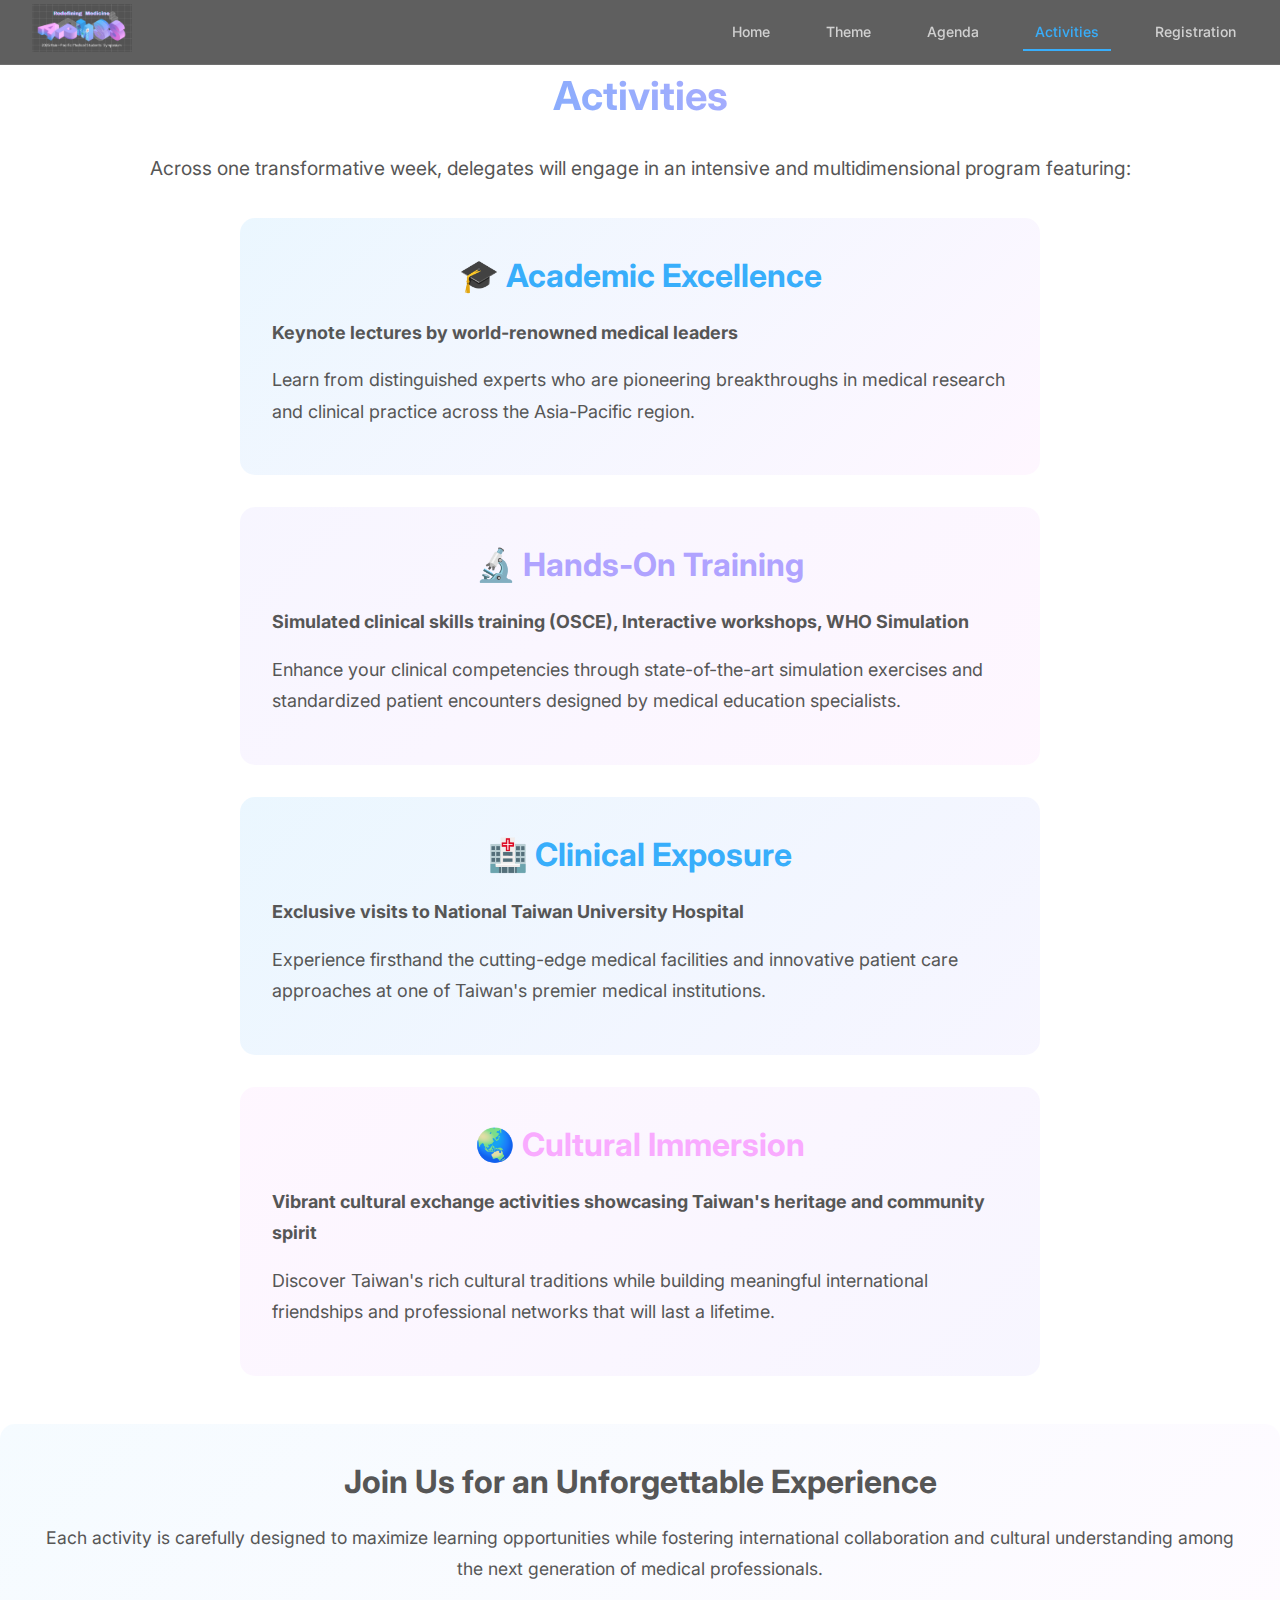
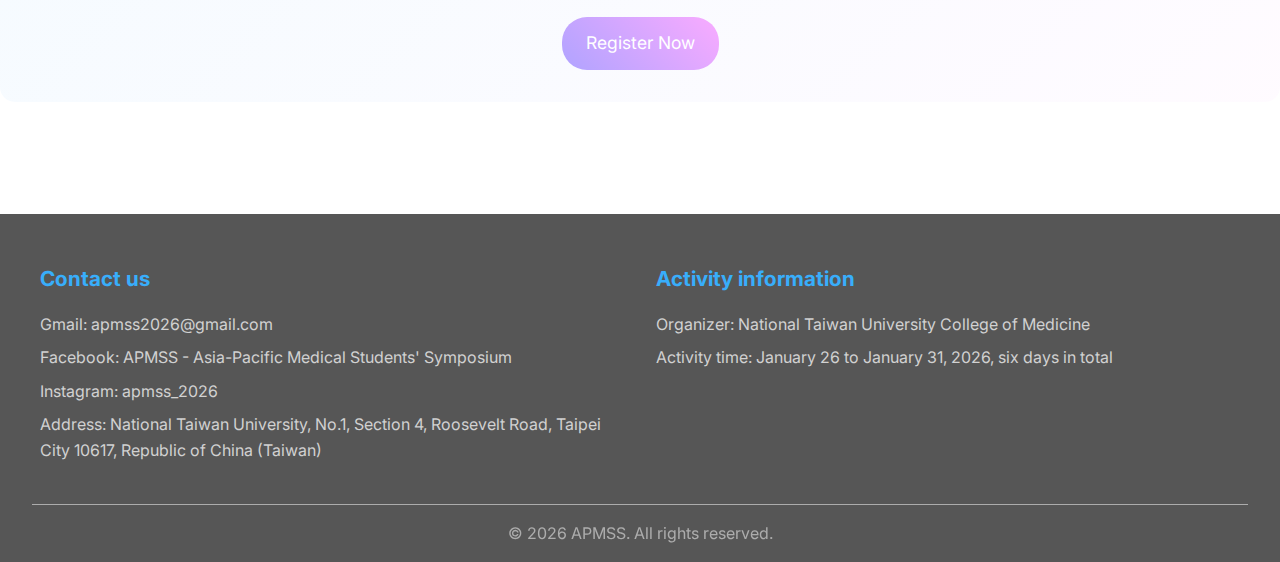
<file: activities - 複製.html>
<!DOCTYPE html>
<html lang="zh-TW">
<head>
    <meta charset="UTF-8">
    <meta name="viewport" content="width=device-width, initial-scale=1.0">
    <meta name="description" content="APMSS 2026 - Activities and Program">
    <title>APMSS 2026 - Activities</title>
    
    <!-- Google Fonts -->
    <link rel="preconnect" href="https://fonts.googleapis.com">
    <link rel="preconnect" href="https://fonts.gstatic.com" crossorigin>
    <link href="https://fonts.googleapis.com/css2?family=Inter:wght@300;400;500;600;700&display=swap" rel="stylesheet">
    
    <link rel="stylesheet" href="style.css">
</head>
<body>
    <!-- Loading Screen -->
    <div class="loading">
        <div class="spinner"></div>
    </div>

    <!-- Header -->
    <header id="header" class="header">
        <nav class="nav-container">
            <div class="nav-content">
                <div class="logo-container">
                    <img src="img/logo.png" alt="APMSS 2026 Logo" class="logo">
                </div>

                <!-- Desktop Navigation -->
                <div class="desktop-nav">
                    <a href="index.html" class="nav-button">Home</a>
                    <a href="theme.html" class="nav-button">Theme</a>
                    <a href="agenda.html" class="nav-button">Agenda</a>
                    <a href="activities.html" class="nav-button active">Activities</a>
                    <a href="registration.html" class="nav-button">Registration</a>
                </div>

                <!-- Mobile menu button -->
                <button class="mobile-menu-button" id="mobile-menu-toggle">
                    <span class="hamburger-line"></span>
                    <span class="hamburger-line"></span>
                    <span class="hamburger-line"></span>
                </button>
            </div>

            <!-- Mobile Navigation -->
            <div class="mobile-nav" id="mobile-nav">
                <a href="index.html" class="mobile-nav-button">Home</a>
                <a href="theme.html" class="mobile-nav-button">Theme</a>
                <a href="agenda.html" class="mobile-nav-button">Agenda</a>
                <a href="activities.html" class="mobile-nav-button active">Activities</a>
                <a href="registration.html" class="mobile-nav-button">Registration</a>
            </div>
        </nav>
    </header>

    <!-- Main Content -->
    <main>
        <!-- Activities Section -->
        <section class="section visible">
            <h1>Activities</h1>
            <p style="font-size: 1.2rem; text-align: center; margin-bottom: 2rem;">Across one transformative week, delegates will engage in an intensive and multidimensional program featuring:</p>
            
            <div style="max-width: 800px; margin: 0 auto;">
                <div style="background: linear-gradient(135deg, rgba(56, 174, 251, 0.1), rgba(249, 171, 255, 0.1)); padding: 2rem; border-radius: 15px; margin: 2rem 0;">
                    <h2 style="color: #38AEFB; margin-bottom: 1rem;">🎓 Academic Excellence</h2>
                    <p><strong>Keynote lectures by world-renowned medical leaders</strong></p>
                    <p>Learn from distinguished experts who are pioneering breakthroughs in medical research and clinical practice across the Asia-Pacific region.</p>
                </div>
                
                <div style="background: linear-gradient(135deg, rgba(176, 163, 255, 0.1), rgba(249, 171, 255, 0.1)); padding: 2rem; border-radius: 15px; margin: 2rem 0;">
                    <h2 style="color: #B0A3FF; margin-bottom: 1rem;">🔬 Hands-On Training</h2>
                    <p><strong>Simulated clinical skills training (OSCE), Interactive workshops, WHO Simulation</strong></p>
                    <p>Enhance your clinical competencies through state-of-the-art simulation exercises and standardized patient encounters designed by medical education specialists.</p>
                </div>
                
                <div style="background: linear-gradient(135deg, rgba(56, 174, 251, 0.1), rgba(176, 163, 255, 0.1)); padding: 2rem; border-radius: 15px; margin: 2rem 0;">
                    <h2 style="color: #38AEFB; margin-bottom: 1rem;">🏥 Clinical Exposure</h2>
                    <p><strong>Exclusive visits to National Taiwan University Hospital</strong></p>
                    <p>Experience firsthand the cutting-edge medical facilities and innovative patient care approaches at one of Taiwan's premier medical institutions.</p>
                </div>
                
                <div style="background: linear-gradient(135deg, rgba(249, 171, 255, 0.1), rgba(176, 163, 255, 0.1)); padding: 2rem; border-radius: 15px; margin: 2rem 0;">
                    <h2 style="color: #F9ABFF; margin-bottom: 1rem;">🌏 Cultural Immersion</h2>
                    <p><strong>Vibrant cultural exchange activities showcasing Taiwan's heritage and community spirit</strong></p>
                    <p>Discover Taiwan's rich cultural traditions while building meaningful international friendships and professional networks that will last a lifetime.</p>
                </div>
            </div>
            
            <div style="text-align: center; margin-top: 3rem; padding: 2rem; background: linear-gradient(135deg, rgba(56, 174, 251, 0.05), rgba(249, 171, 255, 0.05)); border-radius: 15px;">
                <h2 style="color: #565656; margin-bottom: 1rem;">Join Us for an Unforgettable Experience</h2>
                <p style="font-size: 1.1rem; margin-bottom: 2rem;">Each activity is carefully designed to maximize learning opportunities while fostering international collaboration and cultural understanding among the next generation of medical professionals.</p>
                <a href="registration.html" class="learn-more-btn">Register Now</a>
            </div>
        </section>
    </main>

    <!-- Footer -->
    <footer>
        <div class="footer-content">
            <div class="footer-section">
                <h3>Contact us</h3>
                <p>Gmail: apmss2026@gmail.com</p>
                <p>Facebook: APMSS - Asia-Pacific Medical Students' Symposium</p>
                <p>Instagram: apmss_2026</p>
                <p>Address: National Taiwan University, No.1, Section 4, Roosevelt Road, Taipei City 10617, Republic of China (Taiwan)</p>
            </div>
            <div class="footer-section">
                <h3>Activity information</h3>
                <p>Organizer: National Taiwan University College of Medicine</p>
                <p>Activity time: January 26 to January 31, 2026, six days in total</p>
            </div>
        </div>
        <div class="footer-bottom">
            <p>&copy; 2026 APMSS. All rights reserved.</p>
        </div>
    </footer>

    <script src="js/main.js"></script>
</body>
</html>
</file>
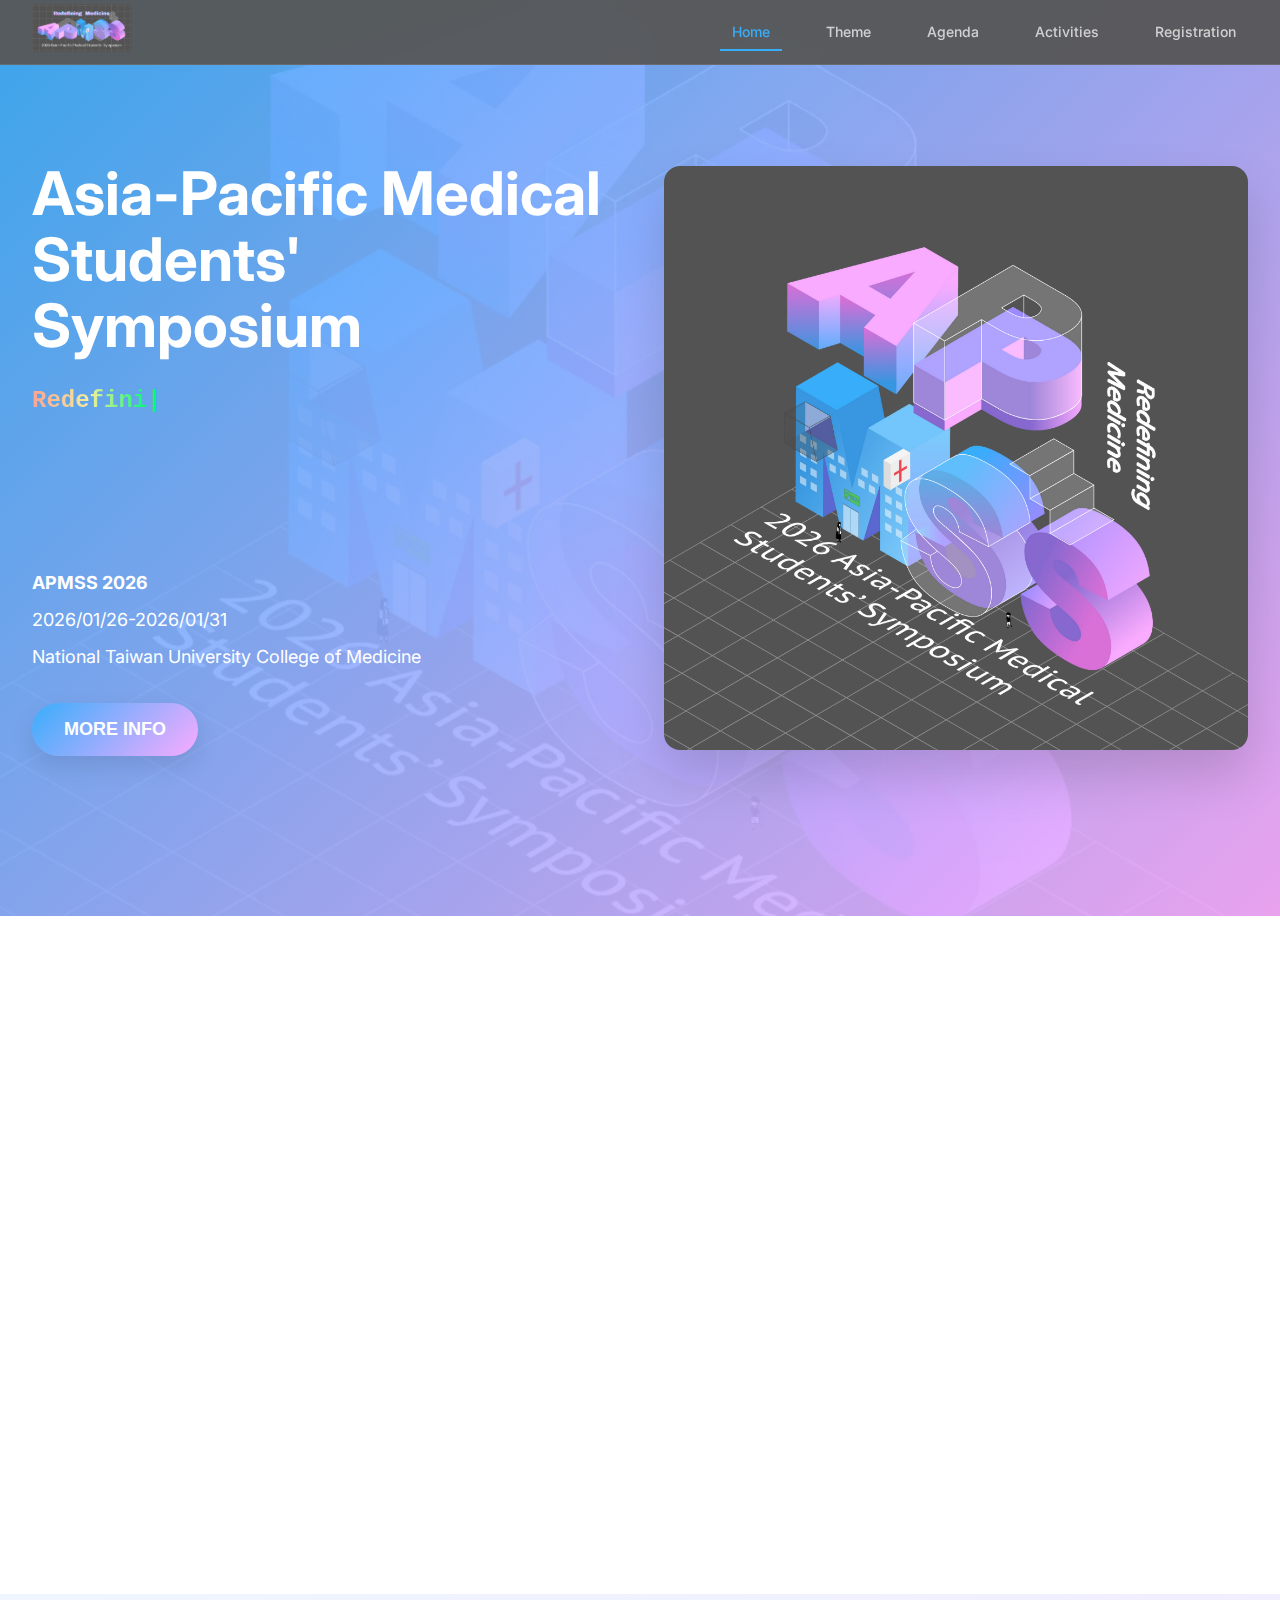
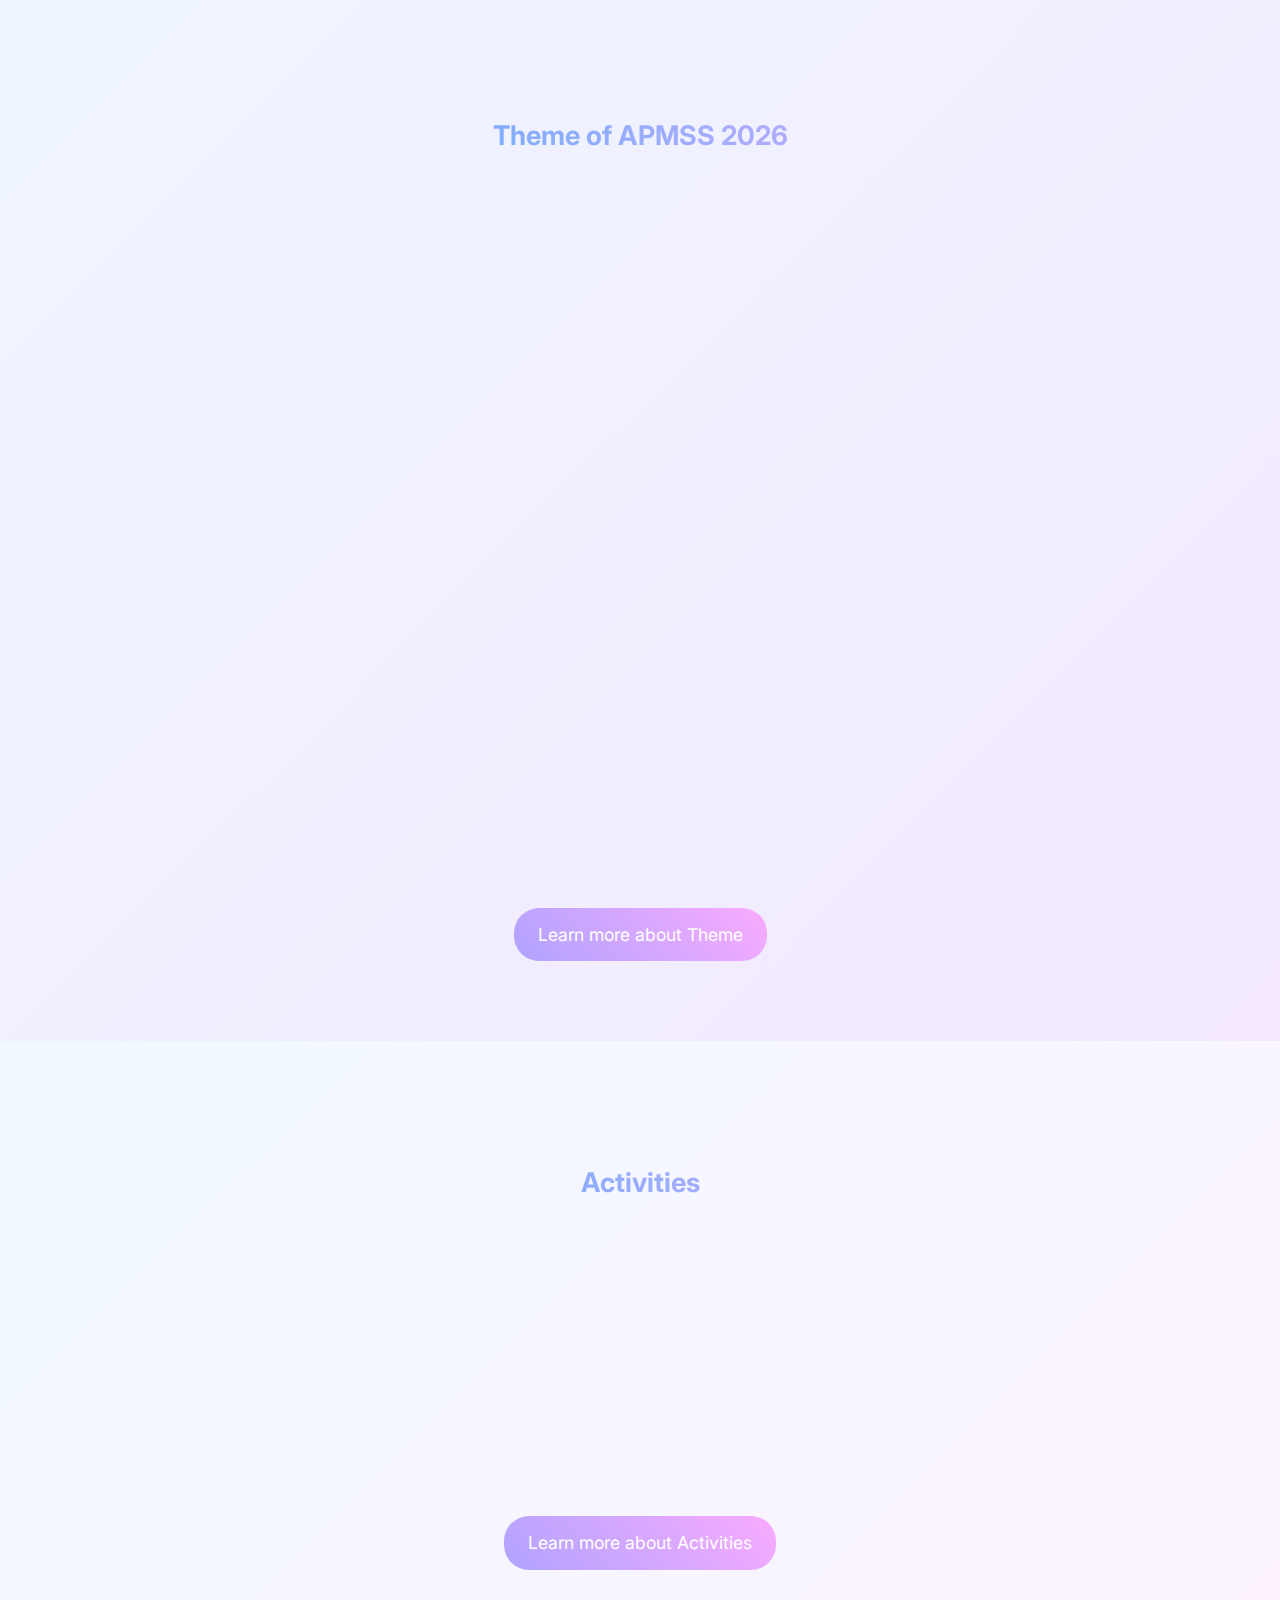
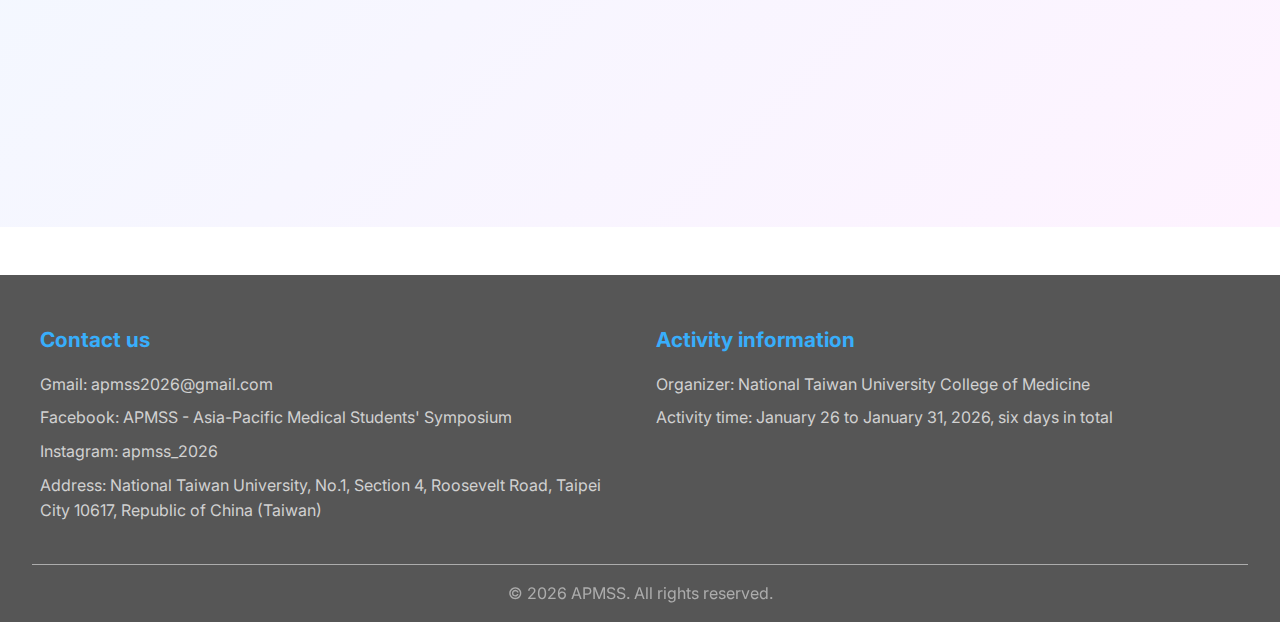
<file: index - 複製.html>
<!DOCTYPE html>
<html lang="zh-TW">
<head>
    <meta charset="UTF-8">
    <meta name="viewport" content="width=device-width, initial-scale=1.0">
    <meta name="description" content="Asia-Pacific Medical Students' Symposium 2026: Redefining Medicine - Resilience, Innovation, and Global Impact. Join us at National Taiwan University College of Medicine, January 26-31, 2026.">
    <title>APMSS 2026 - Asia-Pacific Medical Students' Symposium</title>
    
    <!-- Open Graph tags for social media -->
    <meta property="og:title" content="APMSS 2026 - Asia-Pacific Medical Students' Symposium">
    <meta property="og:description" content="Redefining Medicine: Resilience, Innovation, and Global Impact">
    <meta property="og:image" content="img/logo.png">
    <meta property="og:url" content="https://apmss2026.replit.app">
    
    <!-- Google Fonts -->
    <link rel="preconnect" href="https://fonts.googleapis.com">
    <link rel="preconnect" href="https://fonts.gstatic.com" crossorigin>
    <link href="https://fonts.googleapis.com/css2?family=Inter:wght@300;400;500;600;700&display=swap" rel="stylesheet">
    
    <link rel="stylesheet" href="style.css">
</head>
<body>
    <!-- Loading Screen -->
    <div class="loading">
        <div class="spinner"></div>
    </div>

    <!-- Header -->
    <header id="header" class="header">
        <nav class="nav-container">
            <div class="nav-content">
                <div class="logo-container">
                    <img src="img/logo.png" alt="APMSS 2026 Logo" class="logo">
                </div>

                <!-- Desktop Navigation -->
                <div class="desktop-nav">
                    <a href="index.html" class="nav-button active">Home</a>
                    <a href="theme.html" class="nav-button">Theme</a>
                    <a href="agenda.html" class="nav-button">Agenda</a>
                    <a href="activities.html" class="nav-button">Activities</a>
                    <a href="registration.html" class="nav-button">Registration</a>
                </div>

                <!-- Mobile menu button -->
                <button class="mobile-menu-button" id="mobile-menu-toggle">
                    <span class="hamburger-line"></span>
                    <span class="hamburger-line"></span>
                    <span class="hamburger-line"></span>
                </button>
            </div>

            <!-- Mobile Navigation -->
            <div class="mobile-nav" id="mobile-nav">
                <a href="index.html" class="mobile-nav-button active">Home</a>
                <a href="theme.html" class="mobile-nav-button">Theme</a>
                <a href="agenda.html" class="mobile-nav-button">Agenda</a>
                <a href="activities.html" class="mobile-nav-button">Activities</a>
                <a href="registration.html" class="mobile-nav-button">Registration</a>
            </div>
        </nav>
    </header>

    <!-- Main Content -->
    <main>
        <!-- Hero Section -->
        <section id="home" class="hero-section">
            <div class="hero-content">
                <div class="hero-grid">
                    <div class="hero-text">
                        <h1 class="hero-title">
                            Asia-Pacific Medical Students' Symposium
                        </h1>
                        
                        <div class="typewriter-container">
                            <div class="typewriter-text" id="typewriter-text"></div>
                        </div>

                        <div class="event-details">
                            <div class="event-name">APMSS 2026</div>
                            <div class="event-dates">2026/01/26-2026/01/31</div>
                            <div class="event-location">National Taiwan University College of Medicine</div>
                        </div>

                        <button class="more-info-button" id="more-info-button">
                            MORE INFO
                        </button>
                    </div>

                    <div class="hero-image-container">
                        <img src="img/background.png" alt="APMSS 2026 Visual" class="hero-image">
                    </div>
                </div>
            </div>
        </section>

        <!-- Introduction Section -->
        <section id="intro" class="intro-section">
            <div class="section-container">
                <div class="intro-content">
                    <h2 class="section-title fade-in-up">
                        Introduction to the Symposium
                    </h2>
                    
                    <p class="intro-text fade-in-up">
                        The Asia-Pacific Medical Students' Symposium (APMSS) is an international forum for medical students, hosted by the College of Medicine at National Taiwan University in collaboration with the Federation of Medical Students in Taiwan (FMS-TW).
                    </p>
                    
                    <h2 class="section-title fade-in-up">
                        What is APMSS?
                    </h2>
                    
                    <p class="intro-text fade-in-up">
                        We invite medical students from the Asia-Pacific region to join us for a week-long symposium focused on academic and cultural exchange. APMSS provides a unique opportunity for medical students from different countries to connect with each other. Our hope is that this event will broaden the horizons of domestic students and give them a more international perspective.
                    </p>
                </div>
            </div>
        </section>

        <!-- Theme Section -->
        <section id="theme" class="theme-section">
            <div class="section-container">
                <h2 class="main-title gradient-text">
                    Theme of APMSS 2026
                </h2>
                
                <div class="theme-intro">
                    <p class="theme-description fade-in-up">
                        "Redefining Medicine: Resilience, Innovation, and Global Impact" is the theme for this year's symposium. This topic encourages participants to critically reflect on how medicine is changing and the challenges that are shaping our collective future.
                    </p>
                    
                    <p class="theme-description fade-in-up">
                        Under the overarching theme, APMSS 2026 presents four thought-provoking subthemes, reflecting the most pressing challenges and innovations shaping the future of healthcare.
                    </p>
                </div>

                <div class="themes-grid">
                    <div class="theme-card fade-in-up">
                        <div class="theme-card-content">
                            <h3 class="theme-card-title">Precision Medicine</h3>
                            <p class="theme-card-description">
                                Explores how advances in genetics, big data, and clinical informatics are transforming healthcare into a more personalized and patient-centered endeavor.
                            </p>
                        </div>
                    </div>
                    
                    <div class="theme-card fade-in-up">
                        <div class="theme-card-content">
                            <h3 class="theme-card-title">Regenerative Medicine</h3>
                            <p class="theme-card-description">
                                Showcases the revolutionary potential of stem cells, biomaterials, and tissue engineering in repairing, replacing, and regenerating human tissues.
                            </p>
                        </div>
                    </div>
                    
                    <div class="theme-card fade-in-up">
                        <div class="theme-card-content">
                            <h3 class="theme-card-title">Biomedical Engineering</h3>
                            <p class="theme-card-description">
                                Illuminates the frontier of medical devices, digital health technologies, and smart innovations that are reshaping patient care in clinical practice.
                            </p>
                        </div>
                    </div>
                    
                    <div class="theme-card fade-in-up">
                        <div class="theme-card-content">
                            <h3 class="theme-card-title">Healthcare Carbon Footprint</h3>
                            <p class="theme-card-description">
                                Investigates the environmental consequences of medical practice and highlights pathways toward sustainable, low-carbon healthcare systems.
                            </p>
                        </div>
                    </div>
                </div>

                <div class="theme-conclusion">
                    <p class="theme-description fade-in-up">
                        Through these four lenses, delegates will gain a comprehensive and interdisciplinary understanding of medicine's rapid evolution-bridging science, technology, environment, and patient care in an era of unprecedented change.
                    </p>
                    <div class="text-center" style="margin-top: 2rem;">
                        <a href="theme.html" class="learn-more-btn">Learn more about Theme</a>
                    </div>
                </div>
            </div>
        </section>

        <!-- Activities Section -->
        <section id="activities" class="activities-section">
            <div class="section-container">
                <h2 class="main-title gradient-text">
                    Activities
                </h2>
                
                <div class="activities-intro">
                    <p class="activities-description fade-in-up">
                        Across one transformative week, delegates will engage in an intensive and multidimensional program featuring:
                    </p>
                    
                    <div class="activities-grid">
                        <div class="activity-card fade-in-up">
                            <h3 class="activity-title">🎓 Keynote Lectures</h3>
                            <p class="activity-description">World-renowned medical leaders sharing cutting-edge insights</p>
                        </div>
                        
                        <div class="activity-card fade-in-up">
                            <h3 class="activity-title">🔬 Clinical Training</h3>
                            <p class="activity-description">OSCE simulations, interactive workshops, WHO simulation</p>
                        </div>
                        
                        <div class="activity-card fade-in-up">
                            <h3 class="activity-title">🏥 Hospital Visits</h3>
                            <p class="activity-description">Exclusive access to National Taiwan University Hospital</p>
                        </div>
                        
                        <div class="activity-card fade-in-up">
                            <h3 class="activity-title">🌏 Cultural Exchange</h3>
                            <p class="activity-description">Taiwan's heritage and community spirit experiences</p>
                        </div>
                    </div>
                    
                    <div class="text-center" style="margin-top: 2rem;">
                        <a href="activities.html" class="learn-more-btn">Learn more about Activities</a>
                    </div>
                    
                    <div class="final-message fade-in-up">
                        <p>APMSS 2026 is more than a symposium -- it is a gateway to expanding your international perspective, building lifelong professional networks, immersing in rich cultural experiences, and reimagining the future of medicine.</p>
                    </div>
                </div>
            </div>
        </section>
    </main>

    <!-- Footer -->
    <footer>
        <div class="footer-content">
            <div class="footer-section">
                <h3>Contact us</h3>
                <p>Gmail: apmss2026@gmail.com</p>
                <p>Facebook: APMSS - Asia-Pacific Medical Students' Symposium</p>
                <p>Instagram: apmss_2026</p>
                <p>Address: National Taiwan University, No.1, Section 4, Roosevelt Road, Taipei City 10617, Republic of China (Taiwan)</p>
            </div>
            <div class="footer-section">
                <h3>Activity information</h3>
                <p>Organizer: National Taiwan University College of Medicine</p>
                <p>Activity time: January 26 to January 31, 2026, six days in total</p>
            </div>
        </div>
        <div class="footer-bottom">
            <p>&copy; 2026 APMSS. All rights reserved.</p>
        </div>
    </footer>

    <script src="js/main.js"></script>
</body>
</html>
</file>
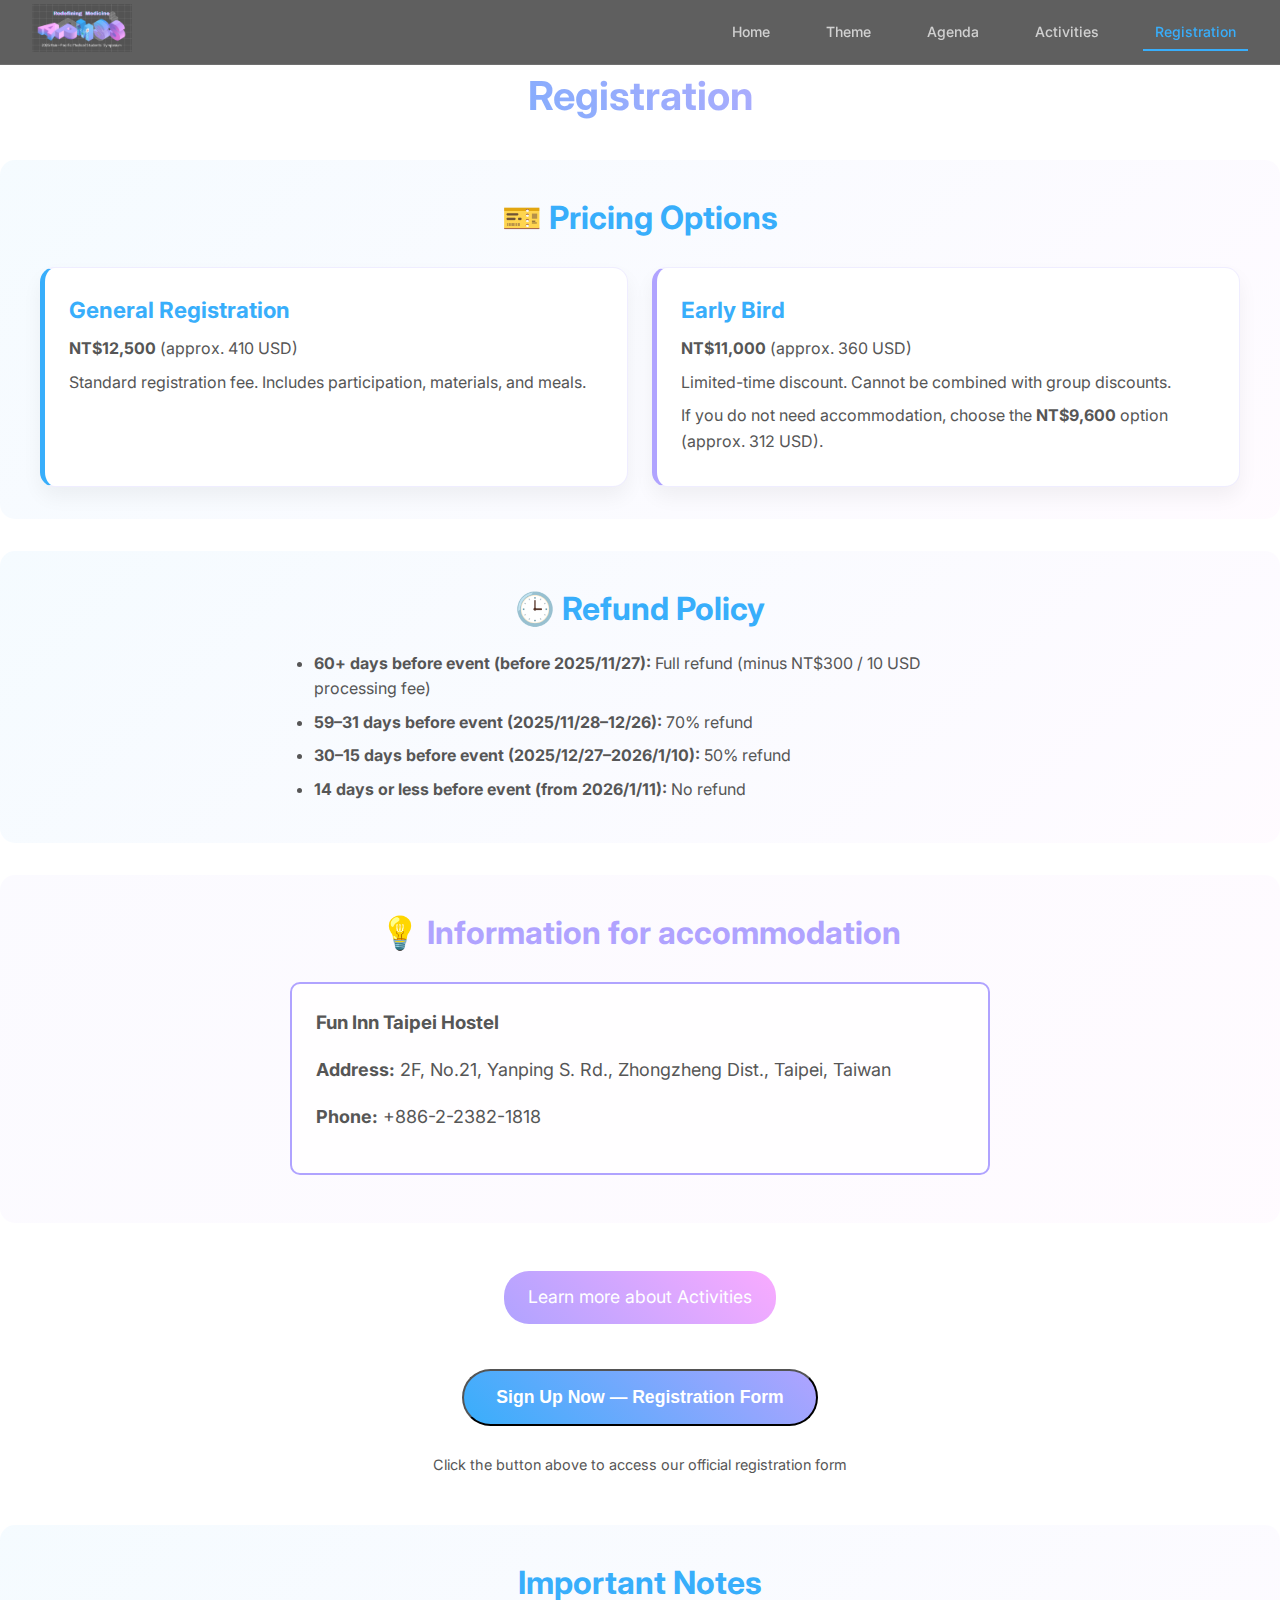
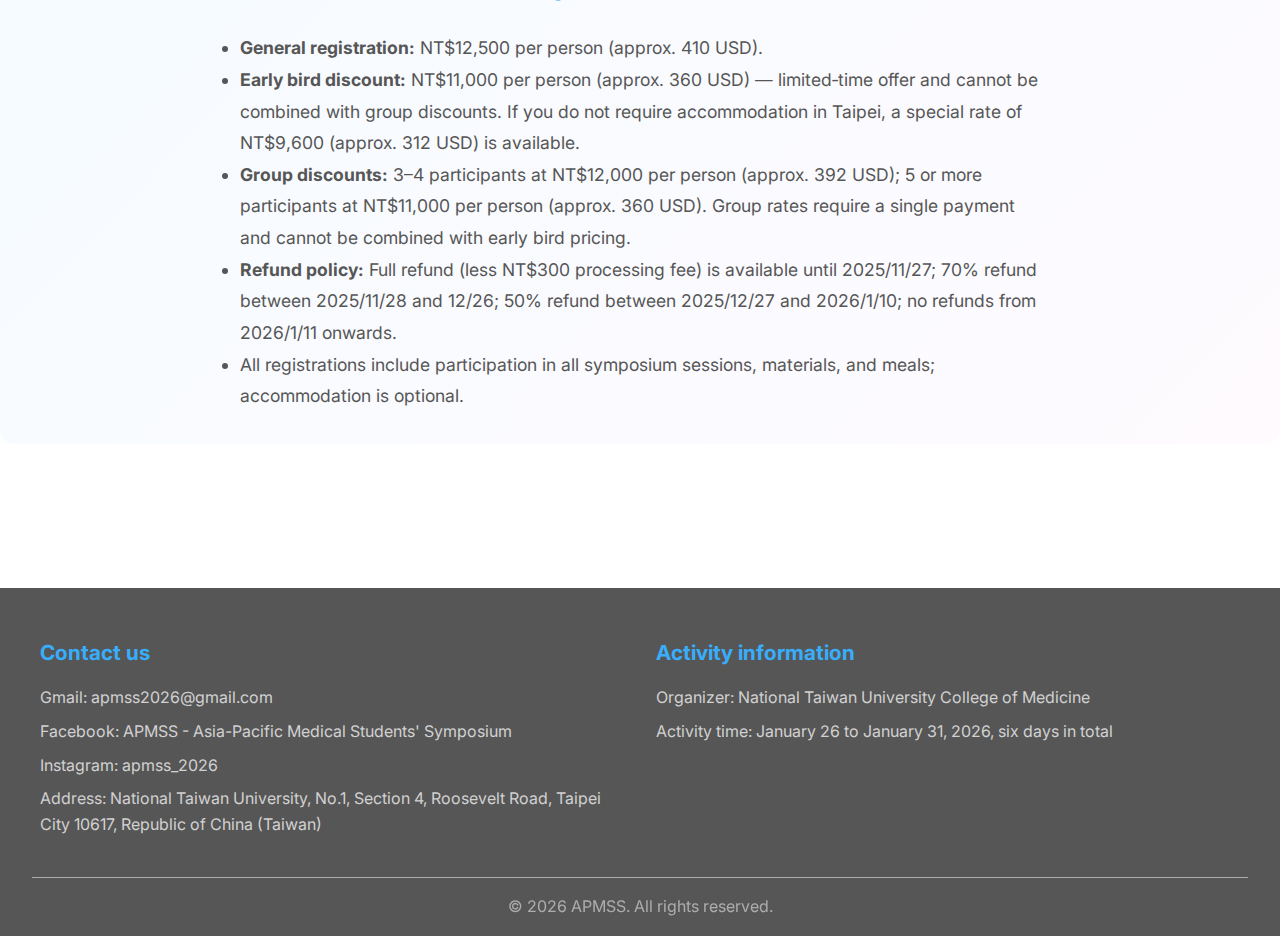
<file: registration.html>
<!DOCTYPE html>
<html lang="zh-TW">
<head>
    <meta charset="UTF-8">
    <meta name="viewport" content="width=device-width, initial-scale=1.0">
    <meta name="description" content="APMSS 2026 - Registration Information">
    <title>APMSS 2026 - Registration</title>
    
    <!-- Google Fonts -->
    <link rel="preconnect" href="https://fonts.googleapis.com">
    <link rel="preconnect" href="https://fonts.gstatic.com" crossorigin>
    <link href="https://fonts.googleapis.com/css2?family=Inter:wght@300;400;500;600;700&display=swap" rel="stylesheet">
    
    <link rel="stylesheet" href="style.css">
</head>
<body>
    <!-- Loading Screen -->
    <div class="loading">
        <div class="spinner"></div>
    </div>

    <!-- Header -->
    <header id="header" class="header">
        <nav class="nav-container">
            <div class="nav-content">
                <div class="logo-container">
                    <img src="img/logo.png" alt="APMSS 2026 Logo" class="logo">
                </div>

                <!-- Desktop Navigation -->
                <div class="desktop-nav">
                    <a href="index.html" class="nav-button">Home</a>
                    <a href="theme.html" class="nav-button">Theme</a>
                    <a href="agenda.html" class="nav-button">Agenda</a>
                    <a href="activities.html" class="nav-button">Activities</a>
                    <a href="registration.html" class="nav-button active">Registration</a>
                </div>

                <!-- Mobile menu button -->
                <button class="mobile-menu-button" id="mobile-menu-toggle">
                    <span class="hamburger-line"></span>
                    <span class="hamburger-line"></span>
                    <span class="hamburger-line"></span>
                </button>
            </div>

            <!-- Mobile Navigation -->
            <div class="mobile-nav" id="mobile-nav">
                <a href="index.html" class="mobile-nav-button">Home</a>
                <a href="theme.html" class="mobile-nav-button">Theme</a>
                <a href="agenda.html" class="mobile-nav-button">Agenda</a>
                <a href="activities.html" class="mobile-nav-button">Activities</a>
                <a href="registration.html" class="mobile-nav-button active">Registration</a>
            </div>
        </nav>
    </header>

    <!-- Main Content -->
    <main>
        <!-- Registration Section -->
        <section class="section visible">
            <h1>Registration</h1>
            
            <!-- Registration Pricing Options -->
            <div class="registration-info">
                <h2>🎫 Pricing Options</h2>
                <div class="pricing-grid">
                    <div class="pricing-card pricing-general">
                        <h3>General Registration</h3>
                        <p><strong>NT$12,500</strong> (approx. 410 USD)</p>
                        <p>Standard registration fee. Includes participation, materials, and meals.</p>
                    </div>
                    <div class="pricing-card pricing-early">
                        <h3>Early Bird</h3>
                        <p><strong>NT$11,000</strong> (approx. 360 USD)</p>
                        <p>Limited-time discount. Cannot be combined with group discounts.</p>
                        <p>If you do not need accommodation, choose the <strong>NT$9,600</strong> option (approx. 312 USD).</p>
                    </div>
                    <!--<div class="pricing-card pricing-group">
                        <h3>Group Discount</h3>
                        <p><strong>3–4 participants:</strong> NT$12,000 per person (approx. 392 USD)</p>
                        <p><strong>5+ participants:</strong> NT$11,000 per person (approx. 360 USD)</p>
                        <p>One payment required. Not combinable with early bird discount.</p>
                    </div>-->
                </div>
            </div>

            <!-- Refund Policy -->
            <div class="refund-policy">
                <h2>🕒 Refund Policy</h2>
                <ul>
                    <li><strong>60+ days before event (before 2025/11/27):</strong> Full refund (minus NT$300 / 10 USD processing fee)</li>
                    <li><strong>59–31 days before event (2025/11/28–12/26):</strong> 70% refund</li>
                    <li><strong>30–15 days before event (2025/12/27–2026/1/10):</strong> 50% refund</li>
                    <li><strong>14 days or less before event (from 2026/1/11):</strong> No refund</li>
                </ul>
            </div>
            
            <!-- Accommodation Information -->
            <div class="accommodation-info">
                <h2>💡 Information for accommodation</h2>
                <div class="accommodation-card">
                    <h3>Fun Inn Taipei Hostel</h3>
                    <p><strong>Address:</strong> 2F, No.21, Yanping S. Rd., Zhongzheng Dist., Taipei, Taiwan</p>
                    <p><strong>Phone:</strong> +886-2-2382-1818</p>
                </div>
            </div>
            
            <!-- Registration Button -->
            <div style="text-align: center; margin: 3rem 0;">
                <a href="activities.html" class="learn-more-btn" style="margin-right: 0rem;">Learn more about Activities</a>
                <br><br>
                <button onclick="openRegistration()" class="register-btn">
                    Sign Up Now — Registration Form
                </button>
                <p style="margin-top: 1rem; color: #565656; font-size: 0.9rem;">
                    Click the button above to access our official registration form
                </p>
            </div>
            
                <!-- Important Information -->
            <div style="background: linear-gradient(135deg, rgba(56, 174, 251, 0.05), rgba(249, 171, 255, 0.05)); padding: 2rem; border-radius: 15px; margin: 2rem 0;">
                <h2 style="color: #38AEFB; text-align: center; margin-bottom: 1.5rem;">Important Notes</h2>
                <ul style="max-width: 800px; margin: 0 auto; font-size: 1.1rem; line-height: 1.8;">
                    <li><strong>General registration:</strong> NT$12,500 per person (approx. 410&nbsp;USD).</li>
                    <li><strong>Early bird discount:</strong> NT$11,000 per person (approx. 360&nbsp;USD) — limited‑time offer and cannot be combined with group discounts. If you do not require accommodation in Taipei, a special rate of NT$9,600 (approx. 312&nbsp;USD) is available.</li>
                    <li><strong>Group discounts:</strong> 3–4 participants at NT$12,000 per person (approx. 392&nbsp;USD); 5 or more participants at NT$11,000 per person (approx. 360&nbsp;USD). Group rates require a single payment and cannot be combined with early bird pricing.</li>
                    <li><strong>Refund policy:</strong> Full refund (less NT$300 processing fee) is available until 2025/11/27; 70% refund between 2025/11/28 and 12/26; 50% refund between 2025/12/27 and 2026/1/10; no refunds from 2026/1/11 onwards.</li>
                    <li>All registrations include participation in all symposium sessions, materials, and meals; accommodation is optional.</li>
                </ul>
            </div>
        </section>
    </main>

    <!-- Footer -->
    <footer>
        <div class="footer-content">
            <div class="footer-section">
                <h3>Contact us</h3>
                <p>Gmail: apmss2026@gmail.com</p>
                <p>Facebook: APMSS - Asia-Pacific Medical Students' Symposium</p>
                <p>Instagram: apmss_2026</p>
                <p>Address: National Taiwan University, No.1, Section 4, Roosevelt Road, Taipei City 10617, Republic of China (Taiwan)</p>
            </div>
            <div class="footer-section">
                <h3>Activity information</h3>
                <p>Organizer: National Taiwan University College of Medicine</p>
                <p>Activity time: January 26 to January 31, 2026, six days in total</p>
            </div>
        </div>
        <div class="footer-bottom">
            <p>&copy; 2026 APMSS. All rights reserved.</p>
        </div>
    </footer>

    <script src="js/main.js"></script>
</body>
</html>
</file>
<file: style.css>
/* APMSS2026 Website Styles - Modern Design */
/* CSS Reset and Base Styles */
* {
    margin: 0;
    padding: 0;
    box-sizing: border-box;
}

html {
    scroll-behavior: smooth;
}

body {
    font-family: 'Inter', -apple-system, BlinkMacSystemFont, 'Segoe UI', Roboto, sans-serif;
    line-height: 1.6;
    color: var(--apmss-dark-gray);
    background-color: var(--white);
    overflow-x: hidden;
}

/* CSS Custom Properties - APMSS Brand Colors */
:root {
    --apmss-blue: #38AEFB;
    --apmss-pink: #F9ABFF;
    --apmss-purple: #B0A3FF;
    --apmss-light-gray: #D1D1D1;
    --apmss-dark-gray: #565656;
    --white: #ffffff;
    --black: #000000;
    --header-bg: rgba(86, 86, 86, 0.95);
    --transition: all 0.3s ease;
    --shadow-sm: 0 4px 6px rgba(0, 0, 0, 0.1);
    --shadow-md: 0 10px 25px rgba(0, 0, 0, 0.1);
    --shadow-lg: 0 25px 50px rgba(0, 0, 0, 0.15);
    --border-radius: 0.75rem;
    --border-radius-lg: 1rem;
    --apmss-green:#05f77a;
    --apmss-light-blue: #a4d6f5;
    --apmss-light-purple: #f6a1fb;
    --apmss-light-pink:#f49cfb;
    --apmss-light-red: #fba494;
    --apmss-light-yellow: #f4ee99;

}

/* Utility Classes */
.section-container {
    max-width: 1280px;
    margin: 0 auto;
    padding: 0 1rem;
}

@media (min-width: 640px) {
    .section-container {
        padding: 0 1.5rem;
    }
}

@media (min-width: 1024px) {
    .section-container {
        padding: 0 2rem;
    }
}

.gradient-text {
    background: linear-gradient(45deg, var(--apmss-blue), var(--apmss-pink));
    -webkit-background-clip: text;
    background-clip: text;
    -webkit-text-fill-color: transparent;
    color: transparent;
}

.fade-in-up {
    opacity: 0;
    transform: translateY(30px);
    transition: all 0.6s ease;
}

.fade-in-up.visible {
    opacity: 1;
    transform: translateY(0);
}

.glassmorphism {
    background: rgba(255, 255, 255, 0.1);
    backdrop-filter: blur(10px);
    border: 1px solid rgba(255, 255, 255, 0.2);
}

/* Header Styles */
header {
    position: fixed;
    top: 0;
    left: 0;
    right: 0;
    z-index: 50;
    background: var(--header-bg);
    backdrop-filter: blur(10px);
    border-bottom: 1px solid rgba(255, 255, 255, 0.1);
    transition: var(--transition);
}

.nav-container {
    max-width: 1280px;
    margin: 0 auto;
    padding: 0 1rem;
}

@media (min-width: 640px) {
    .nav-container {
        padding: 0 1.5rem;
    }
}

@media (min-width: 1024px) {
    .nav-container {
        padding: 0 2rem;
    }
}

.nav-content {
    display: flex;
    justify-content: space-between;
    align-items: center;
    height: 4rem;
}

.logo-container {
    flex-shrink: 0;
}

.logo {
    height: 3rem;
    width: auto;
    transition: var(--transition);
}

.logo:hover {
    transform: scale(1.05);
}

.desktop-nav {
    display: none;
    margin-left: 2.5rem;
    align-items: baseline;
    gap: 2rem;
}

@media (min-width: 768px) {
    .desktop-nav {
        display: flex;
    }
}

.nav-button {
    position: relative;
    padding: 0.5rem 0.75rem;
    font-size: 0.875rem;
    font-weight: 500;
    color: var(--apmss-light-gray);
    background: none;
    border: none;
    cursor: pointer;
    transition: var(--transition);
    text-decoration: none;
}

.nav-button:hover {
    color: var(--apmss-blue);
}

.nav-button.active {
    color: var(--apmss-blue);
}

.nav-button.active::after {
    content: '';
    position: absolute;
    bottom: 0;
    left: 0;
    width: 100%;
    height: 2px;
    background: var(--apmss-blue);
}

/* Mobile Navigation Styles */
.mobile-menu-button {
    display: flex;
    flex-direction: column;
    justify-content: space-around;
    width: 1.5rem;
    height: 1.5rem;
    background: transparent;
    border: none;
    cursor: pointer;
    padding: 0;
    z-index: 51;
}

@media (min-width: 768px) {
    .mobile-menu-button {
        display: none;
    }
}

.hamburger-line {
    width: 100%;
    height: 2px;
    background: var(--apmss-light-gray);
    transition: var(--transition);
    transform-origin: center;
}

.mobile-menu-button:hover .hamburger-line {
    background: var(--apmss-blue);
}

.mobile-nav {
    display: none;
    background: var(--header-bg);
    backdrop-filter: blur(10px);
    border-top: 1px solid rgba(255, 255, 255, 0.1);
    padding: 1rem 0;
}

.mobile-nav.active {
    display: block;
}

@media (min-width: 768px) {
    .mobile-nav {
        display: none !important;
    }
}

.mobile-nav-button {
    display: block;
    width: 100%;
    padding: 0.75rem 1rem;
    font-size: 0.875rem;
    font-weight: 500;
    color: var(--apmss-light-gray);
    text-decoration: none;
    transition: var(--transition);
    border-bottom: 1px solid rgba(255, 255, 255, 0.05);
}

.mobile-nav-button:last-child {
    border-bottom: none;
}

.mobile-nav-button:hover,
.mobile-nav-button.active {
    color: var(--apmss-blue);
    background: rgba(56, 174, 251, 0.1);
}

/* Mobile menu button animation states */
.mobile-menu-button.active .hamburger-line:nth-child(1) {
    transform: rotate(45deg) translate(5px, 5px);
}

.mobile-menu-button.active .hamburger-line:nth-child(2) {
    opacity: 0;
}

.mobile-menu-button.active .hamburger-line:nth-child(3) {
    transform: rotate(-45deg) translate(7px, -6px);
}

/* Main Content */
main {
    margin-top: 0px;
}

/* Hero Section Styles */
.hero-section {
    min-height: 100vh;
    display: flex;
    align-items: center;
    position: relative;
    overflow: hidden;
    background: linear-gradient(135deg, rgba(56, 174, 251, 0.9), rgba(249, 171, 255, 0.9)), 
                url('img/background.webp') center/cover;
}

.hero-content {
    max-width: 1280px;
    margin: 0 auto;
    padding: 5rem 1rem;
}

@media (min-width: 640px) {
    .hero-content {
        padding: 5rem 1.5rem;
    }
}

@media (min-width: 1024px) {
    .hero-content {
        padding: 5rem 2rem;
    }
}

.hero-grid {
    display: grid;
    grid-template-columns: 1fr;
    gap: 3rem;
    align-items: center;
}

@media (min-width: 1024px) {
    .hero-grid {
        grid-template-columns: 1fr 1fr;
    }
}

.hero-text {
    text-align: center;
    justify-content: center;
}

@media (min-width: 1024px) {
    .hero-text {
        text-align: left;
    }
}

.hero-title {
    font-size: 7rem;
    font-weight: 700;
    color: var(--white);
    margin-top: 1rem;
    margin-bottom: 2.4rem;
    line-height: 1.1;
}

@media (min-width: 768px) {
    .hero-title {
        font-size: 3.4rem;
        margin-top: 0rem;
        margin-bottom: 1.5rem;
    }
}

@media (min-width: 1024px) {
    .hero-title {
        font-size: 3.75rem;
        margin-top: 0rem;
        margin-bottom: 1.5rem;
    }
}

.typewriter-container {
    font-family: 'Courier New', monospace;
    font-size: 1.25rem;
    color: var(--apmss-green);
    margin-bottom: 1rem;
    min-height: 155px;
    font-weight: 600;
}

@media (min-width: 768px) {
    .typewriter-container {
        font-size: 1.5rem;
        margin-bottom: 2rem;
    }
}

.typewriter-text {
    white-space: pre-wrap;
    position: relative;
}

.typewriter-text::after {
    content: '|';
    animation: blink 1s infinite;
    color: var(--apmss-green);
}

@keyframes blink {
    0%, 50% { opacity: 1; }
    51%, 100% { opacity: 0; }
}

.typing-animation {
    background: linear-gradient(90deg, var(--apmss-light-red), var(--apmss-light-yellow), var(--apmss-green));
    background-size: 100% 100%;    /* 讓漸層有位移空間 */
    background-position: 0% 50%;
    -webkit-background-clip: text;
    -webkit-text-fill-color: transparent;
    color: transparent; 
    background-clip: text;
    animation: gradient 3s ease infinite;
}

@keyframes gradient {
  0%   { background-position:   0% 50%; }
  50%  { background-position: 100% 50%; }
  100% { background-position:   0% 50%; }
}

.event-details {
    color: var(--white);
    font-size: 1.125rem;
    margin-bottom: 2rem;
    display: flex;
    flex-direction: column;
    gap: 0.5rem;
}

.event-name {
    font-weight: 700;
}


/* 讓首頁兩顆按鈕並排顯示 */
.main-page-btn {
    display: flex;          /* 使用彈性盒讓按鈕橫向排列 */
    flex-wrap: wrap;        /* 螢幕窄時自動換行 */
    align-items: center;
    gap: 1rem;              /* 按鈕之間的間距 */
}

/* 移除在這個容器裡的按鈕的上下邊距 */
.main-page-btn .more-info-button,
.main-page-btn .register-btn1 {
    margin-top: 0;
    margin-bottom: 0;
}


.more-info-button {
    background: linear-gradient(135deg, var(--apmss-blue), var(--apmss-pink));
    color: var(--white);
    padding: 1rem 2rem;
    font-size: 1.125rem;
    font-weight: 600;
    border: none;
    border-radius: 50px;
    cursor: pointer;
    box-shadow: var(--shadow-md);
    transition: transform 0.3s ease;
}

.more-info-button:hover {
    transform: scale(1.05);
}

.hero-image-container {
    display: flex;
    justify-content: center;
}

@media (min-width: 1024px) {
    .hero-image-container {
        justify-content: flex-end;
    }
}

.hero-image {
    max-width: 100%;
    height: auto;
    border-radius: var(--border-radius-lg);
    box-shadow: var(--shadow-lg);
}


/* Section Styles */
section {
    padding: 5rem 0;
}

.section {
    padding: 4rem 0;
    opacity: 0;
    transform: translateY(50px);
    transition: all 0.8s ease;
}

.section.visible {
    opacity: 1;
    transform: translateY(0);
}

.section-title {
    font-size: 2rem;
    font-weight: 700;
    color: var(--apmss-dark-gray);
    margin-bottom: 1.5rem;
    text-align: center;
}

@media (min-width: 768px) {
    .section-title {
        font-size: 3rem;
    }
}

.main-title {
    font-size: 18px;
    font-weight: 700;
    text-align: center;
    margin-bottom: 2rem;
    margin-top: 40px;
}

@media (min-width: 768px) {
    .main-title {
        font-size: 27px;
    }
}

.main-title-1 {
    font-size: 2rem;
    font-weight: 700;
    text-align: center;
    margin-bottom: 2rem;
    margin-top: 0rem;
}

.main-title-2 {
    font-size: 2rem;
    font-weight: 700;
    text-align: center;
    margin-bottom: 2rem;
    margin-top: 0rem;
}

@media (min-width: 768px) {
    .main-title-1 {
        font-size: 3.5rem;
    }
}

.main-title-4 {
    font-size: 1.2rem;
    font-weight: 700;
    text-align: center;
    margin-bottom: 2rem;
    margin-top: 0rem;
}

@media (min-width: 768px) {
    .main-title-4 {
        font-size: 1.7rem;
    }
}


.main-title-3 {
    font-size: 2rem;
    font-weight: 700;
    text-align: center;
    margin-bottom: 2rem;
    margin-top: 5rem;
}


@media (min-width: 768px) {
    .main-title-3 {
        font-size: 3rem;
        margin-top: 2rem;
    }
}

.page-title {
    display: flex;
    justify-content: center;
    align-items: center;
    text-align: center;
    padding: 3.5rem 1rem 1.5rem;
    margin-top: 4.5rem; /* 避開 fixed header */
}
.page-title h1 {
    font-weight: 800;
    line-height: 1.15;
    letter-spacing: -0.02em;
    font-size: clamp(1.75rem, 4.5vw + 0.75rem, 3.5rem);
}
@media (max-width: 480px) {
    .page-title { padding-top: 4.25rem; margin-top: 3.75rem; }
}



.section h1 {
    font-size: 2.5rem;
    background: linear-gradient(45deg, var(--apmss-blue), var(--apmss-pink));
    -webkit-background-clip: text;
    -webkit-text-fill-color: transparent;
    background-clip: text;
    margin-bottom: 1.5rem;
    text-align: center;
}

.section h2 {
    font-size: 2rem;
    color: var(--apmss-purple);
    margin-bottom: 1.5rem;
    text-align: center;
}

.section p {
    font-size: 1.125rem;
    line-height: 1.75;
    margin-bottom: 1rem;
    color: var(--apmss-dark-gray);
}

.learn-more-btn {
    background: linear-gradient(45deg, #B0A3FF, #F9ABFF);
    color: white;
    text-decoration: none;
    padding: 0.8rem 1.5rem;
    border-radius: 25px;
    display: inline-block;
    margin: 0rem 0;
    transition: all 0.3s ease;
    position: relative;
    left: 0px;
    font-size: 1.1rem;
}

.learn-more-btn:hover {
    transform: translateY(-2px);
    box-shadow: 0 8px 16px rgba(176, 163, 255, 0.3);
}

.register-btn1 {
    background: linear-gradient(45deg, #B0A3FF, #F9ABFF);
    color: white;
    text-decoration: none;
    padding: 1rem 2rem;
    border-radius: 50px;
    display: inline-block;
    font-size: 1.1rem;
    transition: all 0.3s ease;
    font-weight: 600;
}

.register-btn1:hover {
    transform: translateY(-3px);
    box-shadow: 0 15px 30px rgba(56, 174, 251, 0.3);
}

/* Legacy theme grid removed - now using themes-grid from modern styles */

/* Agenda Page */
.agenda-container {
    text-align: center;
    padding: 4rem 2rem;
}

.agenda-container img {
    max-width: 100%;
    height: auto;
    border-radius: 15px;
    box-shadow: 0 20px 40px rgba(0,0,0,0.1);
}

/* Registration Page */
.registration-info {
    background: linear-gradient(135deg, rgba(56, 174, 251, 0.05), rgba(249, 171, 255, 0.05));
    padding: 2rem;
    border-radius: 15px;
    margin: 2rem 0;
}

.registration-info h2 {
    color: #38AEFB;
    text-align: center;
}

.accommodation-info {
    background: linear-gradient(135deg, rgba(176, 163, 255, 0.05), rgba(249, 171, 255, 0.05));
    padding: 2rem;
    border-radius: 15px;
    margin: 2rem 0;
}

.accommodation-info h2 {
    color: #B0A3FF;
    text-align: center;
}

/* Style for the accommodation card inside the accommodation info section */
.accommodation-card {
    background: rgba(255, 255, 255, 0.8);
    padding: 1.5rem;
    border-radius: 10px;
    border: 2px solid #B0A3FF;
    max-width: 700px;
    margin: 1rem auto;
}

.accommodation-card h3 {
    color: #565656;
    margin-bottom: 1rem;
}

.accommodation-info-disclaimer p{
    font-size: 1rem;
    text-align: center;
    margin-top: 1.0rem;
    padding-top: 0.5rem;
    opacity: 0.7;
}

/* Image gallery within the accommodation section */
.accommodation-images {
    /* Stack images vertically on small screens */
    display: flex;
    flex-direction: column;
    align-items: center;
    justify-content: center;
    gap: 1.5rem;
    margin-top: 1.5rem;
}

/* On medium and larger screens, display accommodation photos side by side instead of stacking them vertically */
@media (min-width: 1248px) {
    .accommodation-images {
        flex-direction: row;
        align-items: flex-start;
        justify-content: center;
        gap: 2rem;
    }
    .accommodation-images img {
        /* Limit each image to roughly half of the available width minus gap */
        max-width: 48%;
    }
}

.accommodation-images img {
    width: 100%;
    /* Constrain maximum width to keep images from overflowing the layout */
    max-width: 600px;
    /* Preserve the original aspect ratio so images aren't cropped and always fully visible. 
       The Mayer Inn photos are approximately 4:3, so specify this ratio to reserve space
       and eliminate CLS without hardcoding width/height in the markup. */
    aspect-ratio: 4 / 3;
    height: auto;
    /* Use contain so the entire image is visible within the reserved area */
    object-fit: cover;
    border-radius: 10px;
    /* Soft shadow to match card styling */
    box-shadow: 0 10px 20px rgba(0, 0, 0, 0.05);
}

.register-btn {
    background: linear-gradient(45deg, #38AEFB, #B0A3FF);
    color: white;
    text-decoration: none;
    padding: 1rem 2rem;
    border-radius: 50px;
    display: inline-block;
    font-size: 1.1rem;
    margin-top: 1.2rem;
    margin-bottom: 0.6rem;
    transition: all 0.3s ease;
    font-weight: 600;
}

.register-btn:hover {
    transform: translateY(-3px);
    box-shadow: 0 15px 30px rgba(56, 174, 251, 0.3);
}

/* Footer */
footer {
    background-color: #565656;
    color: #D1D1D1;
    padding: 3rem 2rem 1rem;
    margin-top: 3rem;
}

/* Pricing Grid & Cards Styles */
.pricing-grid {
    display: grid;
    grid-template-columns: 1fr;
    gap: 1.5rem;
    max-width: 1200px;
    margin: 0 auto;
}

@media (min-width: 768px) {
    .pricing-grid {
        grid-template-columns: repeat(auto-fit, minmax(280px, 1fr));
    }
}

.pricing-card {
    background: #ffffff;
    border-radius: 15px;
    box-shadow: 0 10px 20px rgba(0, 0, 0, 0.05);
    padding: 1.5rem;
    border: 1px solid rgba(176, 163, 255, 0.2);
    transition: transform 0.3s ease, box-shadow 0.3s ease;
}

.pricing-card:hover {
    transform: translateY(-5px);
    box-shadow: 0 15px 30px rgba(56, 174, 251, 0.2);
}

.pricing-card h3 {
    font-size: 1.4rem;
    color: #38AEFB;
    margin-bottom: 0.5rem;
}

.pricing-card p {
    font-size: 1rem;
    color: #565656;
    line-height: 1.6;
    margin-bottom: 0.5rem;
}

/* Accent colors for different pricing options */
.pricing-general {
    border-left: 5px solid #38AEFB;
}

.pricing-early {
    border-left: 5px solid #B0A3FF;
}

.pricing-group {
    border-left: 5px solid #F9ABFF;
}

/* Refund Policy Section */
.refund-policy {
    background: linear-gradient(135deg, rgba(56, 174, 251, 0.05), rgba(249, 171, 255, 0.05));
    padding: 2rem;
    border-radius: 15px;
    margin: 2rem 0;
}

.refund-policy h2 {
    color: #38AEFB;
    margin-bottom: 1rem;
}

.refund-policy ul {
    list-style-type: disc;
    /* center the list within the refund policy section */
    max-width: 700px;
    margin: 0 auto;
    padding-left: 1.5rem;
}


.refund-policy li {
    margin-bottom: 0.5rem;
    color: #565656;
    line-height: 1.6;
}

.footer-content {
    max-width: 1200px;
    margin: 0 auto;
    display: grid;
    grid-template-columns: repeat(auto-fit, minmax(300px, 1fr));
    gap: 2rem;
}

.footer-section h3 {
    color: #38AEFB;
    margin-bottom: 1rem;
    font-size: 1.3rem;
}

.footer-section p {
    margin: 0.5rem 0;
    line-height: 1.6;
}

.disclaimer {
    text-align: center;
    margin-top: 1.5rem;
    padding-top: 1.5rem;
    border-top: 1px solid #D1D1D1;
    opacity: 0.7;
}

.footer-bottom {
    text-align: center;
    margin-top: 2rem;
    padding-top: 1rem;
    border-top: 1px solid #D1D1D1;
    opacity: 0.7;
}

/* Responsive Design */
@media (max-width: 768px) {
    .nav-menu {
        display: none;
    }
    
    /* Mobile menu button hidden on desktop in base styles */
    
    .hero-content {
        grid-template-columns: 1fr;
        text-align: center;
    }
    
    .hero-text h1 {
        font-size: 2rem;
    }
    
    .hero-text .subtitle {
        font-size: 1.2rem;
    }
    
    /* Legacy theme-grid removed */
    
    .footer-content {
        grid-template-columns: 1fr;
        text-align: center;
    }
}

@media (max-width: 480px) {
    .hero-text h1 {
        font-size: 1.5rem;
    }
    
    .section h1 {
        font-size: 2rem;
    }
    
    .section h2 {
        font-size: 1.5rem;
    }
    
    .hero-content, .section {
        padding: 1rem;
    }
}

/* Smooth Scrolling */
html {
    scroll-behavior: smooth;
}

/* Loading Animation */
.loading {
    position: fixed;
    top: 0;
    left: 0;
    width: 100%;
    height: 100%;
    background: linear-gradient(135deg, #565656, #38AEFB);
    display: flex;
    justify-content: center;
    align-items: center;
    z-index: 9999;
    transition: opacity 0.5s ease;
}

.loading.fade-out {
    opacity: 0;
    pointer-events: none;
}

.spinner {
    width: 50px;
    height: 50px;
    border: 3px solid rgba(249, 171, 255, 0.3);
    border-top: 3px solid #F9ABFF;
    border-radius: 50%;
    animation: spin 1s linear infinite;
}

@keyframes spin {
    0% { transform: rotate(0deg); }
    100% { transform: rotate(360deg); }
}

/* Additional Modern Styles for New Components */

/* Introduction Section */
.intro-section {
    background: var(--white);
}

.intro-content {
    max-width: 1024px;
    margin: 0 auto;
    text-align: center;
    display: flex;
    flex-direction: column;
    gap: 2rem;
}

.intro-text {
    font-size: 1.125rem;
    color: var(--apmss-dark-gray);
    line-height: 1.75;
}

/* Theme Section */
.theme-section {
    background: linear-gradient(135deg, #eff6ff, #f3e8ff);
}

.theme-intro {
    max-width: 1024px;
    margin: 0 auto 3rem;
    text-align: center;
    display: flex;
    flex-direction: column;
    gap: 1.5rem;
}

.theme-description {
    font-size: 1.125rem;
    color: var(--apmss-dark-gray);
    line-height: 1.75;
}

.themes-grid {
    display: grid;
    grid-template-columns: 1fr;
    gap: 1.5rem;
    margin-bottom: 3rem;
}

@media (min-width: 768px) {
    .themes-grid {
        grid-template-columns: repeat(2, 1fr);
    }
}

.theme-card {
    background: var(--white);
    border-radius: var(--border-radius);
    box-shadow: var(--shadow-sm);
    border-top: 4px solid var(--apmss-blue);
    transition: var(--transition);
    overflow: hidden;
}

.theme-card:hover {
    box-shadow: var(--shadow-lg);
    transform: translateY(-8px);
}

.theme-card:nth-child(2) {
    border-top-color: var(--apmss-pink);
}

.theme-card:nth-child(3) {
    border-top-color: var(--apmss-purple);
}

.theme-card:nth-child(4) {
    border-top-color: var(--apmss-blue);
}

.theme-card-content {
    padding: 1.5rem;
}

.theme-card-title {
    font-size: 1.25rem;
    font-weight: 600;
    color: var(--apmss-dark-gray);
    margin-bottom: 1rem;
}

.theme-card-description {
    color: var(--apmss-dark-gray);
    line-height: 1.6;
    font-size: 0.95rem;
}

.theme-conclusion {
    text-align: center;
    max-width: 1024px;
    margin: 0 auto;
}

/* Activities Section */
.activities-section {
    background: linear-gradient(135deg, #f0f9ff, #fef3ff);
}

.activities-intro {
    max-width: 1024px;
    margin: 0 auto;
    text-align: center;
}

.activities-description {
    font-size: 1.125rem;
    color: var(--apmss-dark-gray);
    line-height: 1.75;
    margin-bottom: 3rem;
}

.activities-grid {
    display: grid;
    grid-template-columns: 1fr;
    gap: 1.5rem;
    margin: 2rem 0;
}

@media (min-width: 768px) {
    .activities-grid {
        grid-template-columns: repeat(2, 1fr);
    }
}

@media (min-width: 1024px) {
    .activities-grid {
        grid-template-columns: repeat(4, 1fr);
    }
}

.activity-card {
    background: var(--white);
    border-radius: var(--border-radius);
    padding: 1.5rem;
    text-align: center;
    box-shadow: var(--shadow-sm);
    transition: var(--transition);
    border: 1px solid rgba(56, 174, 251, 0.1);
}

.activity-card:hover {
    transform: translateY(-5px);
    box-shadow: var(--shadow-md);
}

.activity-title {
    font-size: 1.125rem;
    font-weight: 600;
    color: var(--apmss-blue);
    margin-bottom: 1rem;
}

.activity-description {
    color: var(--apmss-dark-gray);
    line-height: 1.6;
    font-size: 0.95rem;
}

.final-message {
    background: linear-gradient(135deg, rgba(56, 174, 251, 0.05), rgba(249, 171, 255, 0.05));
    padding: 2rem;
    border-radius: var(--border-radius);
    margin-top: 3rem;
    text-align: center;
    border: 1px solid rgba(56, 174, 251, 0.1);
}

.final-message p {
    font-size: 1.125rem;
    font-weight: 500;
    color: var(--apmss-blue);
    line-height: 1.75;
    margin: 0;
}

/* Keynote Lectures Section Styles */
.keynote-section {
    background: linear-gradient(135deg, #f0f9ff, #fef3ff);
    padding: 3rem 1rem;
}

.keynote-section .main-title {
    text-align: center;
    margin-bottom: 2rem;
}

.keynote-grid {
    display: grid;
    grid-template-columns: 1fr;
    gap: 2rem;
    max-width: 1200px;
    margin: 0 auto;
}

@media (min-width: 768px) {
    .keynote-grid {
        grid-template-columns: repeat(2, 1fr);
    }
}

@media (min-width: 1024px) {
    /* On large screens, stack keynote cards vertically */
    .keynote-grid {
        grid-template-columns: 1fr;
    }
    .keynote-card {
        display: flex;
        flex-direction: row;
        align-items: flex-start;
    }
    .keynote-card img {
        width: 200px;
        max-width: 200px;
        height: auto;
        flex-shrink: 0;
        margin-right: 1.5rem;
        margin-bottom: 0;
    }
    .keynote-card h3,
    .keynote-card h4,
    .keynote-card p {
        display: flex;
    }
}

/* Text container for keynote cards */
.keynote-text {
    display: flex;
    flex-direction: column;
}


.keynote-card {
    background: var(--white);
    border-radius: var(--border-radius);
    box-shadow: var(--shadow-sm);
    padding: 1.5rem;
    text-align: left;
    border: 1px solid rgba(56, 174, 251, 0.1);
    transition: var(--transition);
}

.keynote-card:hover {
    transform: translateY(-5px);
    box-shadow: var(--shadow-md);
}

.keynote-card img {
    width: 100%;
    height: auto;
    border-radius: var(--border-radius-lg);
    margin-bottom: 1rem;
    object-fit: cover;
}

.keynote-card h3 {
    font-size: 1.6rem;
    font-weight: 600;
    color: var(--apmss-blue);
    margin-bottom: 0.8rem;
}

.keynote-card h4 {
    font-size: 1.2rem;
    color: var(--apmss-dark-gray);
    margin-bottom: 0.8rem;
}

.keynote-card p {
    font-size: 1.1rem;
    color: var(--apmss-dark-gray);
    line-height: 2;
}

/* Keynote Preview Styles (Home Page) */
.keynote-preview-container {
    margin-top: 2rem;
}

.keynote-preview-grid {
    display: grid;
    grid-template-columns: 1fr;
    gap: 1.5rem;
    margin-top: 1rem;
}

@media (min-width: 768px) {
    .keynote-preview-grid {
        grid-template-columns: repeat(2, 1fr);
    }
}

@media (min-width: 1024px) {
    .keynote-preview-grid {
        grid-template-columns: repeat(4, 1fr);
    }
}

.preview-card {
    background: var(--white);
    border-radius: var(--border-radius);
    padding: 1rem;
    text-align: center;
    border: 1px solid rgba(56, 174, 251, 0.1);
    box-shadow: var(--shadow-sm);
    transition: var(--transition);
}

.preview-card:hover {
    transform: translateY(-4px);
    box-shadow: var(--shadow-md);
}

.preview-card img {
    width: 100%;
    height: auto;
    border-radius: var(--border-radius);
    margin-bottom: 0.75rem;
    object-fit: cover;
}

.preview-card h4 {
    font-size: 1rem;
    font-weight: 600;
    color: var(--apmss-blue);
    margin-bottom: 0.25rem;
}

.preview-card p {
    font-size: 0.875rem;
    color: var(--apmss-dark-gray);
}

.text-center {
    text-align: center;
}

/* Mobile Menu Styles Update */
.mobile-nav-button {
    display: block;
    width: 100%;
    text-align: left;
    padding: 0.75rem 1rem;
    font-size: 1rem;
    font-weight: 500;
    color: var(--apmss-light-gray);
    background: none;
    border: none;
    cursor: pointer;
    transition: var(--transition);
    text-decoration: none;
}

.mobile-nav-button:hover,
.mobile-nav-button.active {
    color: var(--apmss-blue);
    background: rgba(56, 174, 251, 0.1);
}

/* Mobile Menu Animation */
.mobile-menu-button.active .hamburger-line:nth-child(1) {
    transform: rotate(45deg) translate(5px, 5px);
}

.mobile-menu-button.active .hamburger-line:nth-child(2) {
    opacity: 0;
}

.mobile-menu-button.active .hamburger-line:nth-child(3) {
    transform: rotate(-45deg) translate(7px, -6px);
}

.hamburger-line {
    width: 100%;
    height: 2px;
    background: currentColor;
    transition: var(--transition);
    margin: 3px 0;
}
</file>
